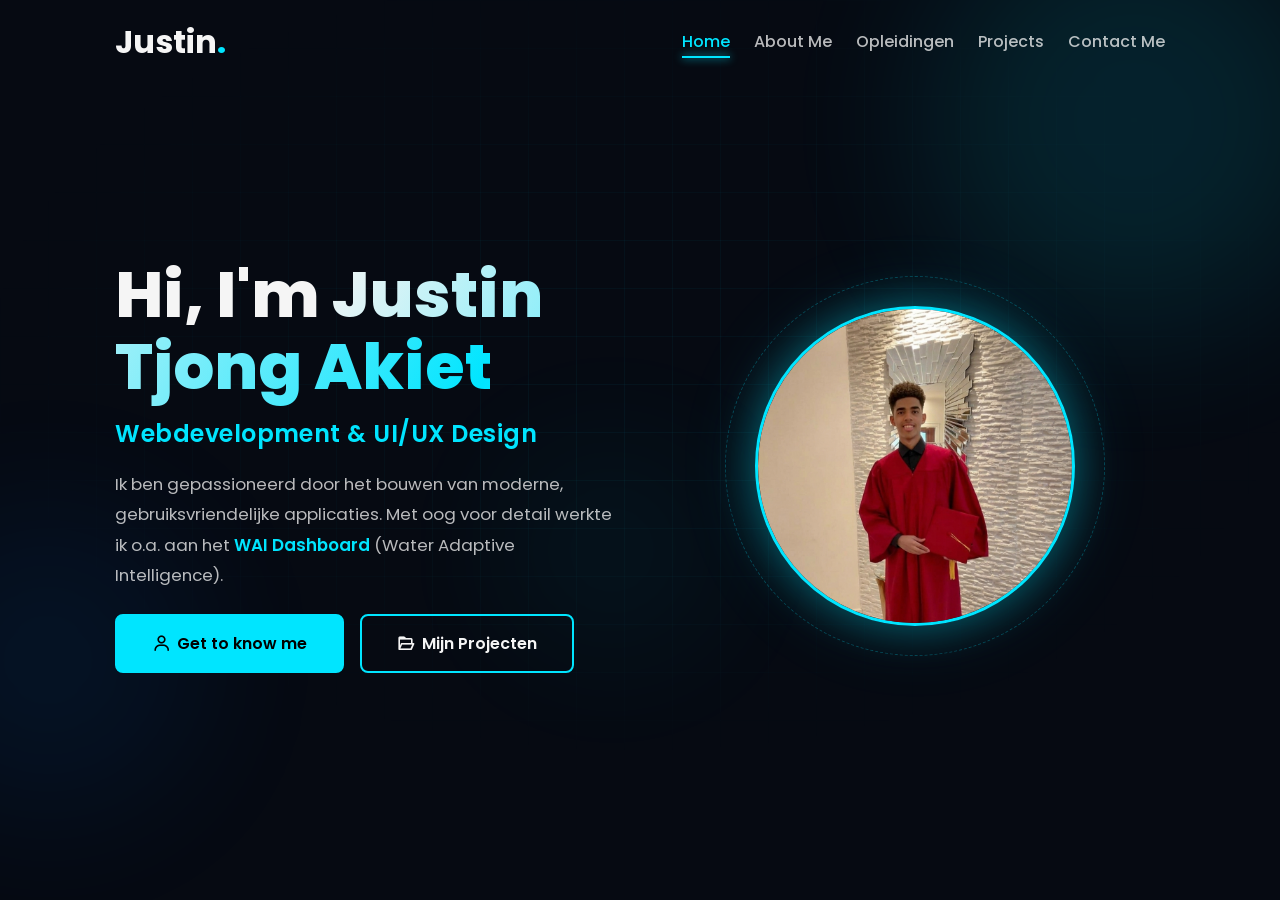
<file: index.html>
<!DOCTYPE html>
<html lang="nl">
<head>
    <meta charset="UTF-8">
    <meta name="viewport" content="width=device-width, initial-scale=1.0, viewport-fit=cover">
    <title>Justin Tjong Akiet | Portfolio</title>
    <link rel="stylesheet" href="css/main.css">
    <link href="https://unpkg.com/boxicons@2.1.4/css/boxicons.min.css" rel="stylesheet">
</head>
<body class="page-home">

    <div class="home-bg" aria-hidden="true">
        <div class="home-bg__grid"></div>
        <div class="home-bg__orb home-bg__orb--1"></div>
        <div class="home-bg__orb home-bg__orb--2"></div>
        <div class="home-bg__orb home-bg__orb--3"></div>
    </div>

    <header class="header">
        <a href="index.html" class="logo">Justin<span>.</span></a>
        <button class="nav-toggle" type="button" aria-label="Menu openen" aria-expanded="false">
            <i class="bx bx-menu"></i>
            <i class="bx bx-x"></i>
        </button>
        <nav class="navbar">
            <a href="index.html" class="active">Home</a>
            <a href="about.html">About Me</a>
            <a href="opleidingen.html">Opleidingen</a>
            <a href="work.html">Projects</a>
            <a href="contact.html">Contact Me</a>
        </nav>
    </header>

    <section class="home" id="home">
        <div class="home-content">
            <h1 class="hero-animate">
                Hi, I'm <span class="home-name">Justin Tjong Akiet</span>
            </h1>

            <p class="home-subtitle hero-animate">Webdevelopment & UI/UX Design</p>

            <p class="home-text hero-animate">
                Ik ben gepassioneerd door het bouwen van moderne, gebruiksvriendelijke applicaties.
                Met oog voor detail werkte ik o.a. aan het <strong>WAI Dashboard</strong> (Water Adaptive Intelligence).
            </p>

            <div class="btn-group hero-animate">
                <a href="about.html" class="btn btn-glow">
                    <i class="bx bx-user"></i> Get to know me
                </a>
                <a href="work.html" class="btn btn-outline">
                    <i class="bx bx-folder-open"></i> Mijn Projecten
                </a>
            </div>
        </div>

        <div class="home-visual hero-animate">
            <div class="home-visual__ring"></div>
            <div class="glowing-circle">
                <img src="img/my-portfolio-img-fotograd.png" alt="Justin Tjong Akiet">
            </div>
        </div>
    </section>

    <script src="js/script.js"></script>
</body>
</html>
</file>
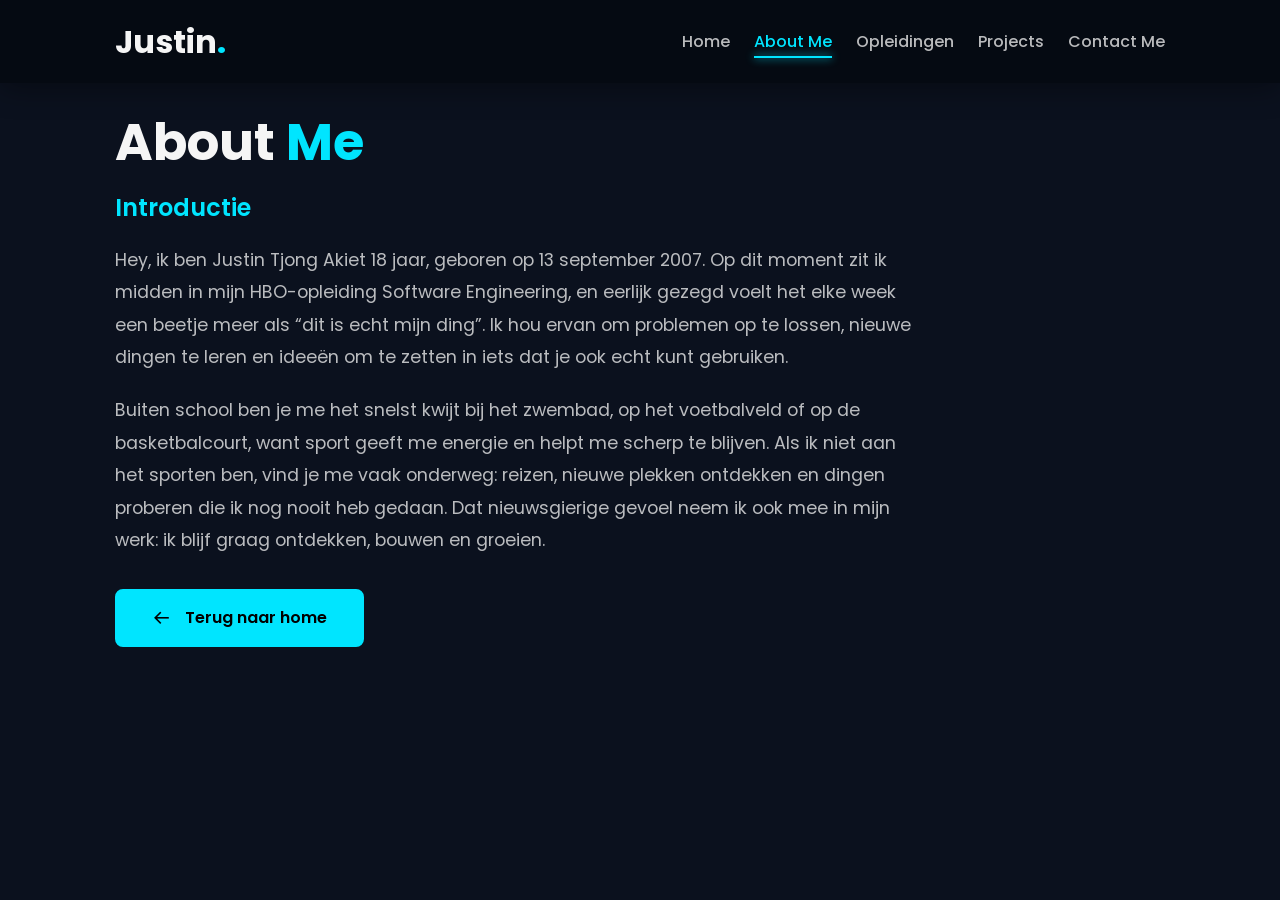
<file: about.html>
<!DOCTYPE html>
<html lang="nl">
<head>
    <meta charset="UTF-8">
    <meta name="viewport" content="width=device-width, initial-scale=1.0, viewport-fit=cover">
    <title>About Me | Justin Tjong Akiet</title>
    <link rel="stylesheet" href="css/main.css">
    <link href="https://unpkg.com/boxicons@2.1.4/css/boxicons.min.css" rel="stylesheet">
</head>
<body class="page-about">

    <header class="header header--solid">
        <a href="index.html" class="logo">Justin<span>.</span></a>
        <button class="nav-toggle" type="button" aria-label="Menu openen" aria-expanded="false">
            <i class="bx bx-menu"></i>
            <i class="bx bx-x"></i>
        </button>
        <nav class="navbar">
            <a href="index.html">Home</a>
            <a href="about.html" class="active">About Me</a>
            <a href="opleidingen.html">Opleidingen</a>
            <a href="work.html">Projects</a>
            <a href="contact.html">Contact Me</a>
        </nav>
    </header>

    <main class="page-main about-page">
        <div class="about-content">
            <h1 class="heading">About <span>Me</span></h1>

            <div class="intro-container">
                <h3>Introductie</h3>
                <p>
                    Hey, ik ben Justin Tjong Akiet 18 jaar, geboren op 13 september 2007. Op dit moment zit ik midden in mijn HBO-opleiding Software Engineering, en eerlijk gezegd voelt het elke week een beetje meer als “dit is echt mijn ding”. Ik hou ervan om problemen op te lossen, nieuwe dingen te leren en ideeën om te zetten in iets dat je ook echt kunt gebruiken.
                </p>
                <p>
                    Buiten school ben je me het snelst kwijt bij het zwembad, op het voetbalveld of op de basketbalcourt, want sport geeft me energie en helpt me scherp te blijven. Als ik niet aan het sporten ben, vind je me vaak onderweg: reizen, nieuwe plekken ontdekken en dingen proberen die ik nog nooit heb gedaan. Dat nieuwsgierige gevoel neem ik ook mee in mijn werk: ik blijf graag ontdekken, bouwen en groeien.
                </p>
            </div>

            <a href="index.html" class="btn btn-back">
                <i class="bx bx-arrow-back"></i> Terug naar home
            </a>
        </div>
    </main>

    <script src="js/script.js"></script>
</body>
</html>
</file>
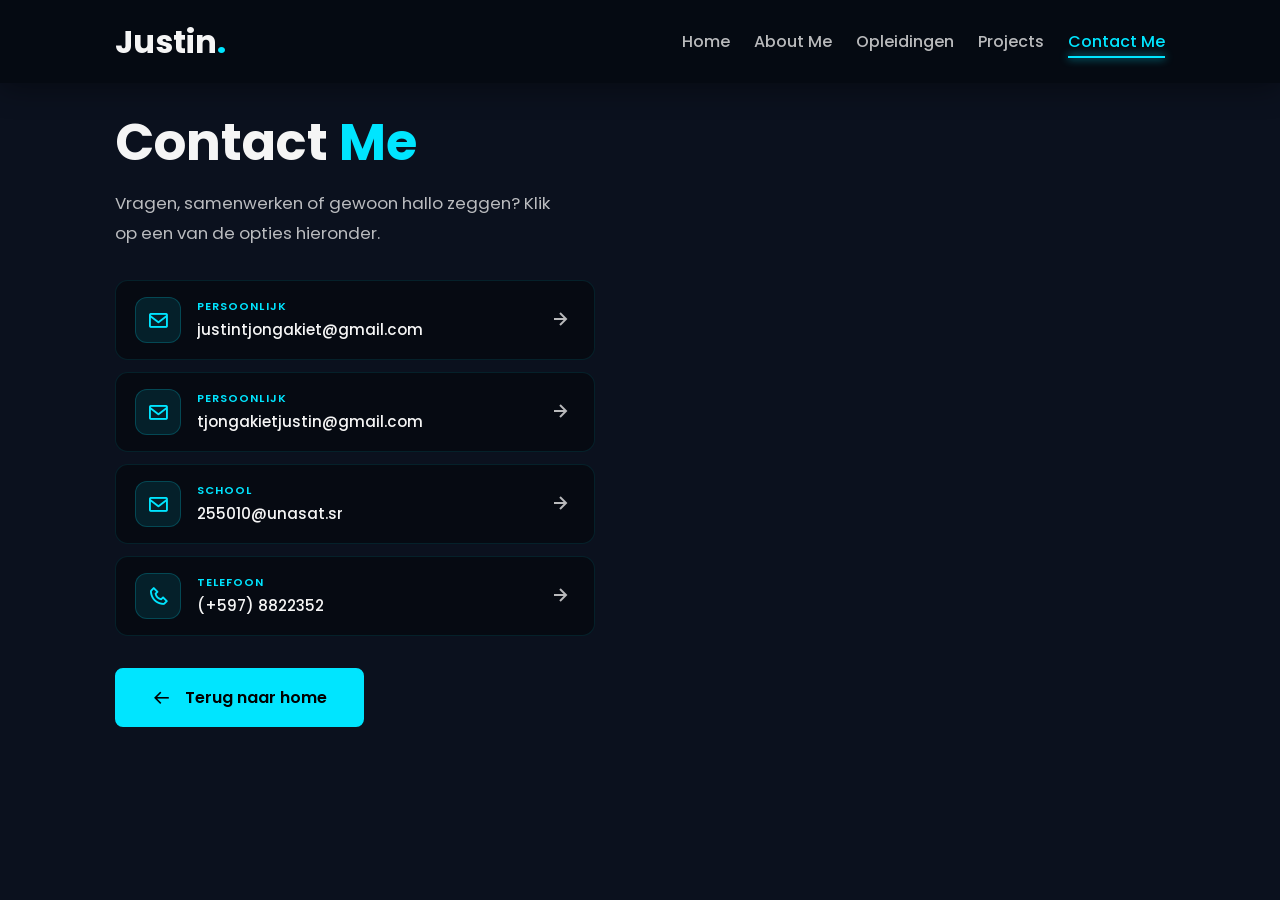
<file: contact.html>
<!DOCTYPE html>
<html lang="nl">
<head>
    <meta charset="UTF-8">
    <meta name="viewport" content="width=device-width, initial-scale=1.0, viewport-fit=cover">
    <title>Contact Me | Justin Tjong Akiet</title>
    <link rel="stylesheet" href="css/main.css">
    <link rel="stylesheet" href="css/contact.css">
    <link href="https://unpkg.com/boxicons@2.1.4/css/boxicons.min.css" rel="stylesheet">
</head>
<body class="page-contact">

    <header class="header header--solid">
        <a href="index.html" class="logo">Justin<span>.</span></a>
        <button class="nav-toggle" type="button" aria-label="Menu openen" aria-expanded="false">
            <i class="bx bx-menu"></i>
            <i class="bx bx-x"></i>
        </button>
        <nav class="navbar">
            <a href="index.html">Home</a>
            <a href="about.html">About Me</a>
            <a href="opleidingen.html">Opleidingen</a>
            <a href="work.html">Projects</a>
            <a href="contact.html" class="active">Contact Me</a>
        </nav>
    </header>

    <main class="page-main contact-page">
        <div class="contact-inner">
            <h1 class="heading">Contact <span>Me</span></h1>
            <p class="contact-lead">
                Vragen, samenwerken of gewoon hallo zeggen? Klik op een van de opties hieronder.
            </p>

            <div class="contact-grid">
                <a href="mailto:justintjongakiet@gmail.com" class="contact-card">
                    <div class="contact-card__icon">
                        <i class="bx bx-envelope"></i>
                    </div>
                    <div class="contact-card__body">
                        <span class="contact-card__label">Persoonlijk</span>
                        <span class="contact-card__value">justintjongakiet@gmail.com</span>
                    </div>
                    <span class="contact-card__arrow" aria-hidden="true"><i class="bx bx-right-arrow-alt"></i></span>
                </a>

                <a href="mailto:tjongakietjustin@gmail.com" class="contact-card">
                    <div class="contact-card__icon">
                        <i class="bx bx-envelope"></i>
                    </div>
                    <div class="contact-card__body">
                        <span class="contact-card__label">Persoonlijk</span>
                        <span class="contact-card__value">tjongakietjustin@gmail.com</span>
                    </div>
                    <span class="contact-card__arrow" aria-hidden="true"><i class="bx bx-right-arrow-alt"></i></span>
                </a>

                <a href="mailto:255010@unasat.sr" class="contact-card">
                    <div class="contact-card__icon">
                        <i class="bx bx-envelope"></i>
                    </div>
                    <div class="contact-card__body">
                        <span class="contact-card__label">School</span>
                        <span class="contact-card__value">255010@unasat.sr</span>
                    </div>
                    <span class="contact-card__arrow" aria-hidden="true"><i class="bx bx-right-arrow-alt"></i></span>
                </a>

                <a href="tel:+5978822352" class="contact-card">
                    <div class="contact-card__icon">
                        <i class="bx bx-phone"></i>
                    </div>
                    <div class="contact-card__body">
                        <span class="contact-card__label">Telefoon</span>
                        <span class="contact-card__value">(+597) 8822352</span>
                    </div>
                    <span class="contact-card__arrow" aria-hidden="true"><i class="bx bx-right-arrow-alt"></i></span>
                </a>
            </div>

            <a href="index.html" class="btn btn-back">
                <i class="bx bx-arrow-back"></i> Terug naar home
            </a>
        </div>
    </main>

    <script src="js/script.js"></script>
</body>
</html>
</file>
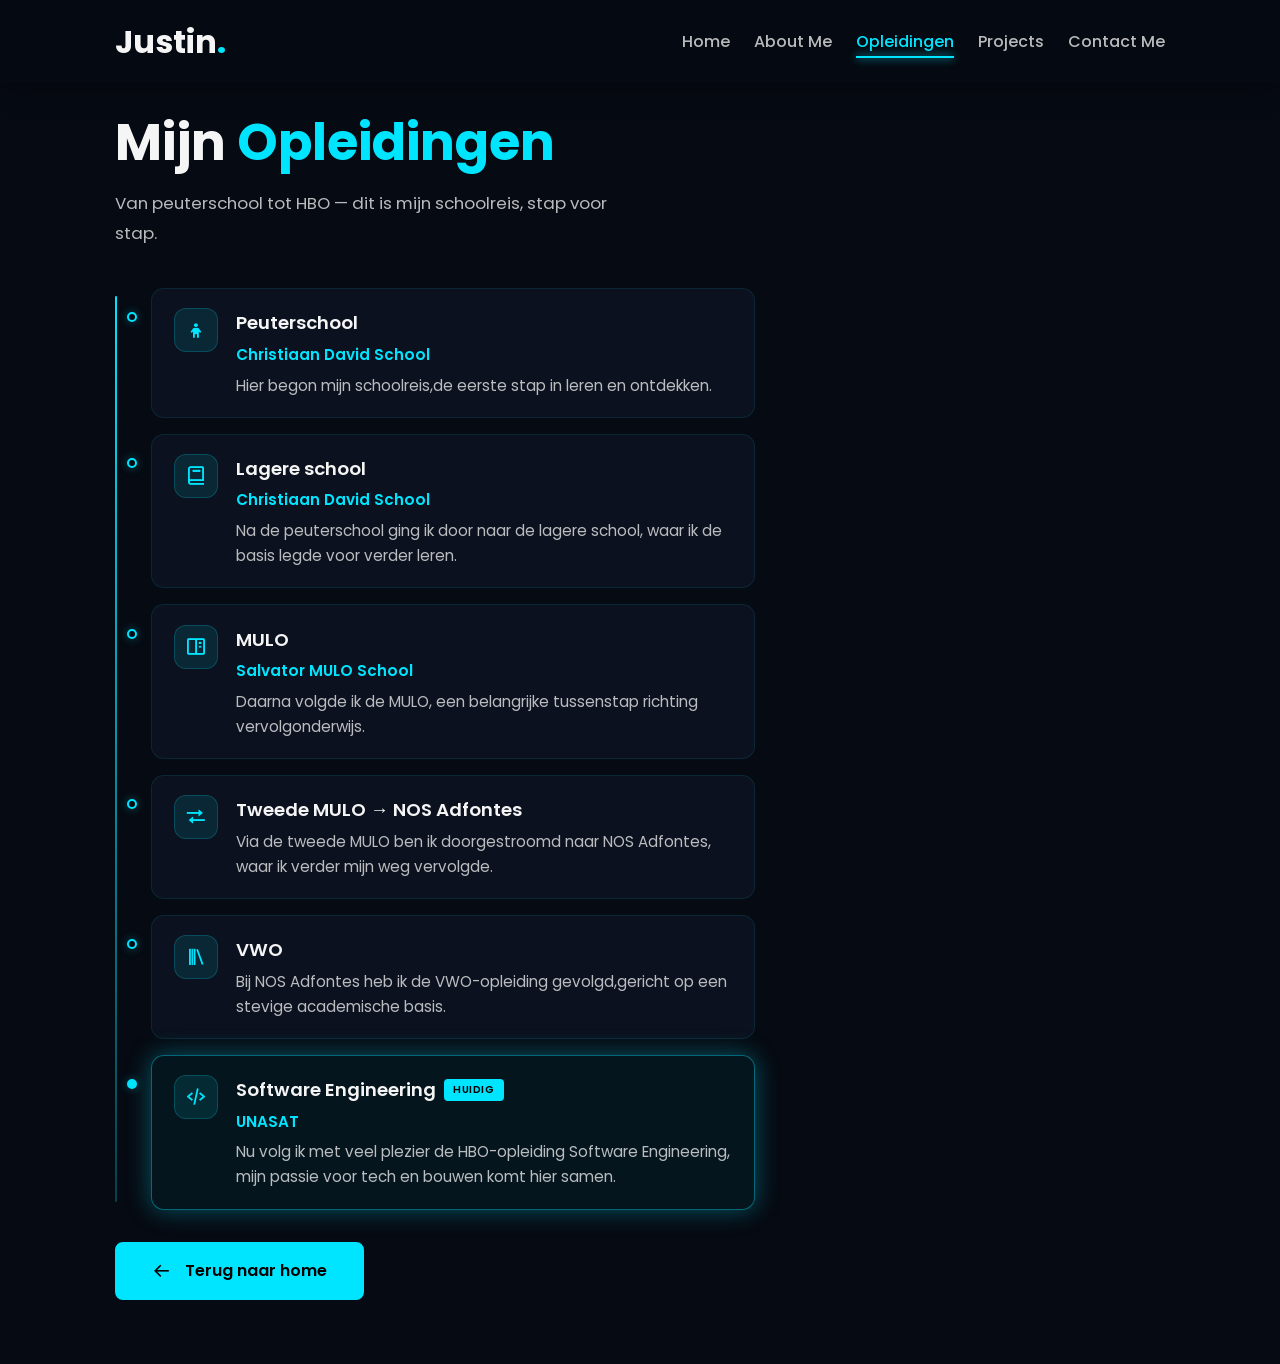
<file: opleidingen.html>
<!DOCTYPE html>
<html lang="nl">
<head>
    <meta charset="UTF-8">
    <meta name="viewport" content="width=device-width, initial-scale=1.0, viewport-fit=cover">
    <title>Opleidingen | Justin Tjong Akiet</title>
    <link rel="stylesheet" href="css/main.css">
    <link href="https://unpkg.com/boxicons@2.1.4/css/boxicons.min.css" rel="stylesheet">
</head>
<body class="page-education">

    <header class="header header--solid">
        <a href="index.html" class="logo">Justin<span>.</span></a>
        <button class="nav-toggle" type="button" aria-label="Menu openen" aria-expanded="false">
            <i class="bx bx-menu"></i>
            <i class="bx bx-x"></i>
        </button>
        <nav class="navbar">
            <a href="index.html">Home</a>
            <a href="about.html">About Me</a>
            <a href="opleidingen.html" class="active">Opleidingen</a>
            <a href="work.html">Projects</a>
            <a href="contact.html">Contact Me</a>
        </nav>
    </header>

    <main class="page-main education-page">
        <div class="education-content">
            <h1 class="heading">Mijn <span>Opleidingen</span></h1>
            <p class="education-lead">
                Van peuterschool tot HBO — dit is mijn schoolreis, stap voor stap.
            </p>

            <div class="education-timeline">
                <article class="edu-card">
                    <span class="edu-card__icon"><i class="bx bx-child"></i></span>
                    <div class="edu-card__body">
                        <h3>Peuterschool</h3>
                        <p class="edu-school">Christiaan David School</p>
                        <p>Hier begon mijn schoolreis,de eerste stap in leren en ontdekken.</p>
                    </div>
                </article>

                <article class="edu-card">
                    <span class="edu-card__icon"><i class="bx bx-book"></i></span>
                    <div class="edu-card__body">
                        <h3>Lagere school</h3>
                        <p class="edu-school">Christiaan David School</p>
                        <p>Na de peuterschool ging ik door naar de lagere school, waar ik de basis legde voor verder leren.</p>
                    </div>
                </article>

                <article class="edu-card">
                    <span class="edu-card__icon"><i class="bx bx-book-content"></i></span>
                    <div class="edu-card__body">
                        <h3>MULO</h3>
                        <p class="edu-school">Salvator MULO School</p>
                        <p>Daarna volgde ik de MULO,  een belangrijke tussenstap richting vervolgonderwijs.</p>
                    </div>
                </article>

                <article class="edu-card">
                    <span class="edu-card__icon"><i class="bx bx-transfer"></i></span>
                    <div class="edu-card__body">
                        <h3>Tweede MULO → NOS Adfontes</h3>
                        <p>Via de tweede MULO ben ik doorgestroomd naar NOS Adfontes, waar ik verder mijn weg vervolgde.</p>
                    </div>
                </article>

                <article class="edu-card">
                    <span class="edu-card__icon"><i class="bx bx-library"></i></span>
                    <div class="edu-card__body">
                        <h3>VWO</h3>
                        <p>Bij NOS Adfontes heb ik de VWO-opleiding gevolgd,gericht op een stevige academische basis.</p>
                    </div>
                </article>

                <article class="edu-card edu-card--current">
                    <span class="edu-card__icon"><i class="bx bx-code-alt"></i></span>
                    <div class="edu-card__body">
                        <h3>Software Engineering <span class="edu-badge">Huidig</span></h3>
                        <p class="edu-school">UNASAT</p>
                        <p>Nu volg ik met veel plezier de HBO-opleiding Software Engineering, mijn passie voor tech en bouwen komt hier samen.</p>
                    </div>
                </article>
            </div>

            <a href="index.html" class="btn btn-back">
                <i class="bx bx-arrow-back"></i> Terug naar home
            </a>
        </div>
    </main>

    <script src="js/script.js"></script>
</body>
</html>
</file>
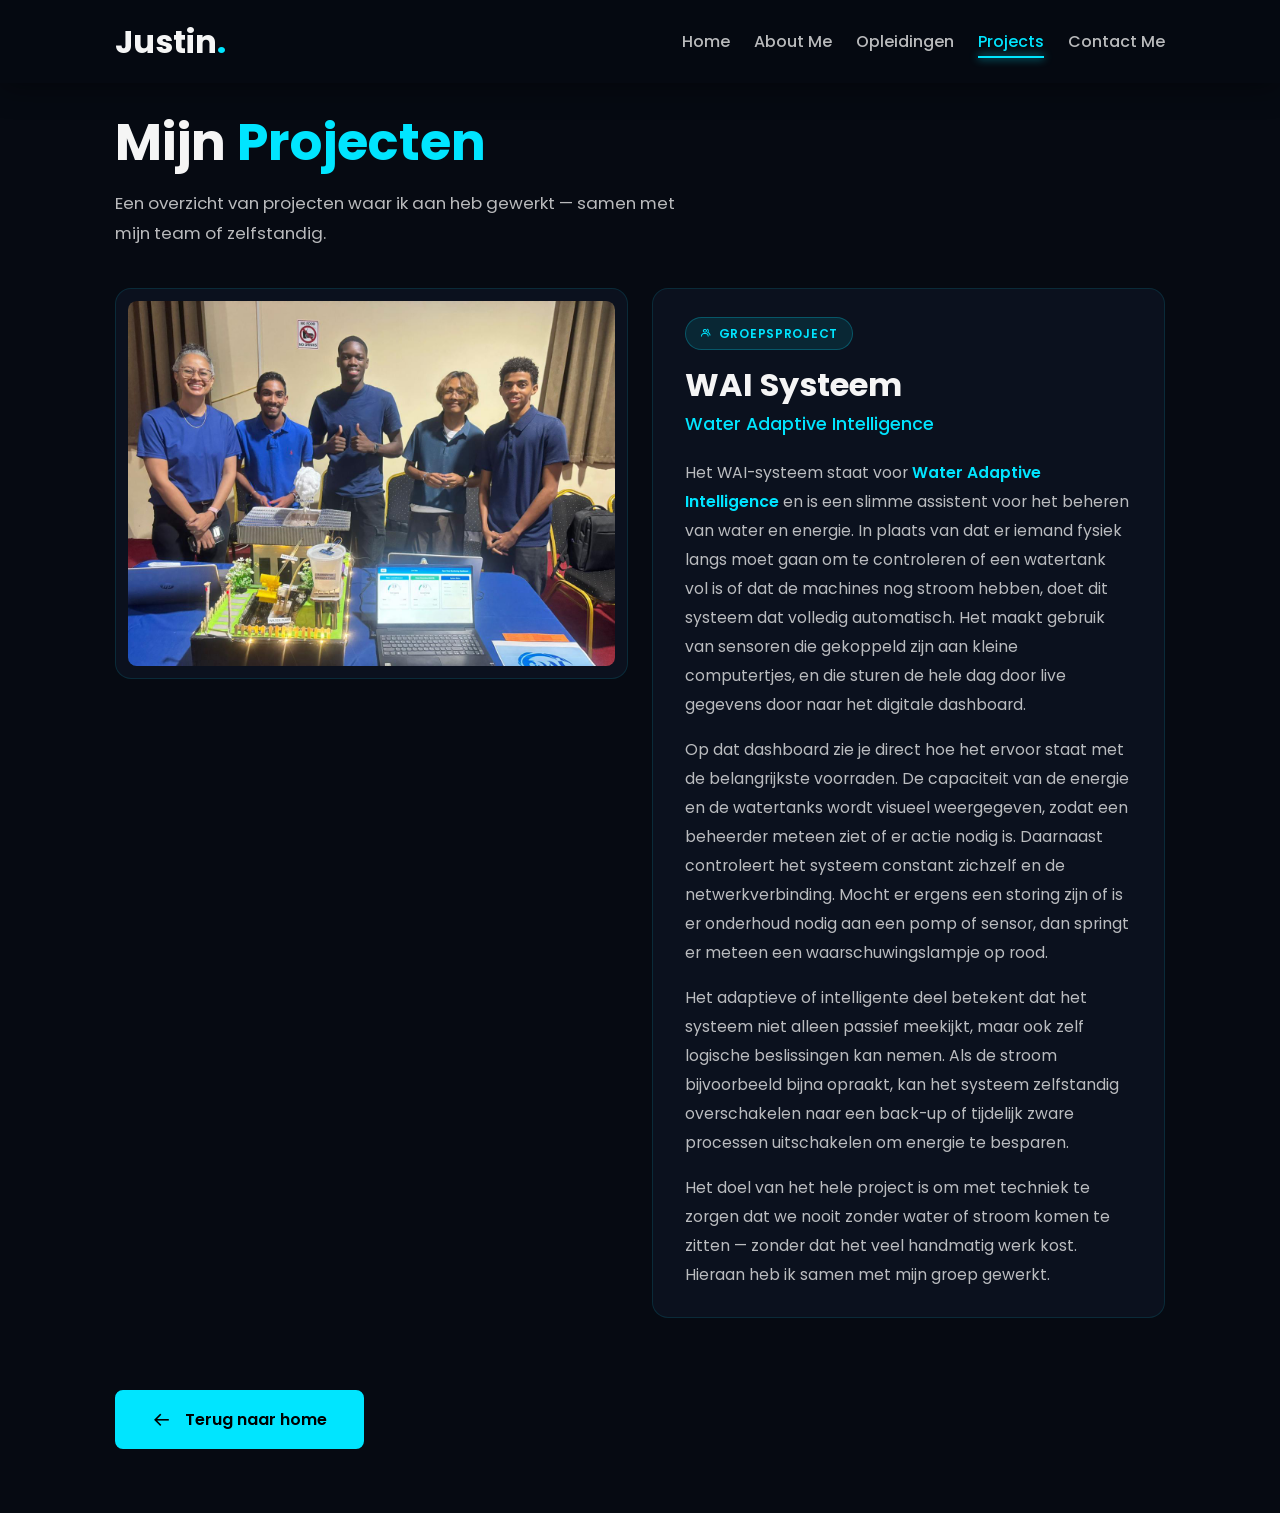
<file: work.html>
<!DOCTYPE html>
<html lang="nl">
<head>
    <meta charset="UTF-8">
    <meta name="viewport" content="width=device-width, initial-scale=1.0, viewport-fit=cover">
    <title>Mijn Projecten | Justin Tjong Akiet</title>
    <link rel="stylesheet" href="css/main.css">
    <link rel="stylesheet" href="css/work.css">
    <link href="https://unpkg.com/boxicons@2.1.4/css/boxicons.min.css" rel="stylesheet">
</head>
<body class="page-projects">

    <header class="header header--solid">
        <a href="index.html" class="logo">Justin<span>.</span></a>
        <button class="nav-toggle" type="button" aria-label="Menu openen" aria-expanded="false">
            <i class="bx bx-menu"></i>
            <i class="bx bx-x"></i>
        </button>
        <nav class="navbar">
            <a href="index.html">Home</a>
            <a href="about.html">About Me</a>
            <a href="opleidingen.html">Opleidingen</a>
            <a href="work.html" class="active">Projects</a>
            <a href="contact.html">Contact Me</a>
        </nav>
    </header>

    <main class="page-main projects-page">
        <div class="projects-content">
            <h1 class="heading">Mijn <span>Projecten</span></h1>
            <p class="projects-lead">
                Een overzicht van projecten waar ik aan heb gewerkt — samen met mijn team of zelfstandig.
            </p>

            <div class="project-layout">
                <div class="project-box project-box--image">
                    <img src="img/my-portfolio-img-project.jpeg" alt="WAI Dashboard — Water Adaptive Intelligence">
                </div>

                <div class="project-box project-box--text">
                    <span class="project-tag"><i class="bx bx-group"></i> Groepsproject</span>
                    <h2 class="project-title">WAI Systeem</h2>
                    <p class="project-subtitle">Water Adaptive Intelligence</p>

                    <div class="project-text">
                        <p>
                            Het WAI-systeem staat voor <strong>Water Adaptive Intelligence</strong> en is een slimme assistent voor het beheren van water en energie. In plaats van dat er iemand fysiek langs moet gaan om te controleren of een watertank vol is of dat de machines nog stroom hebben, doet dit systeem dat volledig automatisch. Het maakt gebruik van sensoren die gekoppeld zijn aan kleine computertjes, en die sturen de hele dag door live gegevens door naar het digitale dashboard.
                        </p>
                        <p>
                            Op dat dashboard zie je direct hoe het ervoor staat met de belangrijkste voorraden. De capaciteit van de energie en de watertanks wordt visueel weergegeven, zodat een beheerder meteen ziet of er actie nodig is. Daarnaast controleert het systeem constant zichzelf en de netwerkverbinding. Mocht er ergens een storing zijn of is er onderhoud nodig aan een pomp of sensor, dan springt er meteen een waarschuwingslampje op rood.
                        </p>
                        <p>
                            Het adaptieve of intelligente deel betekent dat het systeem niet alleen passief meekijkt, maar ook zelf logische beslissingen kan nemen. Als de stroom bijvoorbeeld bijna opraakt, kan het systeem zelfstandig overschakelen naar een back-up of tijdelijk zware processen uitschakelen om energie te besparen.
                        </p>
                        <p>
                            Het doel van het hele project is om met techniek te zorgen dat we nooit zonder water of stroom komen te zitten — zonder dat het veel handmatig werk kost. Hieraan heb ik samen met mijn groep gewerkt.
                        </p>
                    </div>
                </div>
            </div>

            <a href="index.html" class="btn btn-back">
                <i class="bx bx-arrow-back"></i> Terug naar home
            </a>
        </div>
    </main>

    <script src="js/script.js"></script>
</body>
</html>
</file>
<file: css/main.css>
﻿/* ==========================================================================
   Variables & base
   ========================================================================== */

@import url('https://fonts.googleapis.com/css2?family=Poppins:wght@300;400;500;600;700;800&display=swap');

html {
    scroll-behavior: smooth;
    scroll-padding-top: var(--header-h, 5rem);
}

html.vp-mobile {
    font-size: 15px;
}

html.vp-tablet {
    font-size: 15.5px;
}

html.vp-laptop,
html.vp-desktop,
html.vp-wide {
    font-size: 16px;
}

*,
*::before,
*::after {
    margin: 0;
    padding: 0;
    box-sizing: border-box;
}

:root {
    --bg: #060a12;
    --bg-alt: #0b111e;
    --text: #f5f5f5;
    --text-muted: rgba(245, 245, 245, 0.75);
    --accent: #00e5ff;
    --accent-glow: rgba(0, 229, 255, 0.35);
    --radius: 0.5rem;
    --radius-lg: 0.8rem;
    --header-h: 5rem;
    --page-pad-x: 9%;
    --fluid-scale: 1;
    --content-max: min(1100px, 100%);
    --ease: cubic-bezier(0.4, 0, 0.2, 1);
    --section-pad: 10rem var(--page-pad-x) 4rem;
}

body {
    font-family: 'Poppins', sans-serif;
    background: var(--bg);
    color: var(--text);
    overflow-x: hidden;
    line-height: 1.6;
    min-height: calc(var(--vh, 1vh) * 100);
}

body.has-overflow {
    overflow-x: hidden;
}

body.nav-open {
    overflow: hidden;
}

a {
    text-decoration: none;
    color: inherit;
}

img {
    max-width: 100%;
    display: block;
}

/* ==========================================================================
   Header
   ========================================================================== */

.header {
    position: fixed;
    top: 0;
    left: 0;
    width: 100%;
    padding: calc(1rem * var(--fluid-scale)) var(--page-pad-x);
    padding-top: max(calc(1rem * var(--fluid-scale)), env(safe-area-inset-top, 0px));
    padding-left: max(var(--page-pad-x), env(safe-area-inset-left, 0px));
    padding-right: max(var(--page-pad-x), env(safe-area-inset-right, 0px));
    display: flex;
    justify-content: space-between;
    align-items: center;
    gap: 1rem;
    z-index: 100;
    background: transparent;
}

.nav-toggle {
    display: none;
    align-items: center;
    justify-content: center;
    width: 44px;
    height: 44px;
    padding: 0;
    border: 1px solid rgba(0, 229, 255, 0.3);
    border-radius: var(--radius);
    background: rgba(0, 229, 255, 0.08);
    color: var(--accent);
    font-size: 1.6rem;
    cursor: pointer;
    z-index: 110;
    transition:
        background 0.3s var(--ease),
        border-color 0.3s var(--ease);
}

.nav-toggle:hover {
    background: rgba(0, 229, 255, 0.15);
    border-color: var(--accent);
}

.nav-toggle .bx-x {
    display: none;
}

body.nav-open .nav-toggle .bx-menu {
    display: none;
}

body.nav-open .nav-toggle .bx-x {
    display: block;
}

@supports (animation-timeline: scroll()) {
    .header {
        animation: header-scroll linear both;
        animation-timeline: scroll();
        animation-range: 0 120px;
    }
}

.logo {
    font-size: clamp(1.4rem, 3vw, 2rem);
    font-weight: 700;
    transition: transform 0.3s var(--ease);
    flex-shrink: 0;
}

.logo:hover {
    transform: scale(1.05);
}

.logo span {
    color: var(--accent);
}

.navbar {
    display: flex;
    align-items: center;
    flex-wrap: wrap;
    gap: 0.25rem 1.5rem;
}

.navbar a {
    position: relative;
    font-size: clamp(0.8rem, 1.5vw, 1rem);
    font-weight: 500;
    margin-left: 0;
    color: var(--text-muted);
    white-space: nowrap;
    transition: color 0.3s var(--ease);
}

.navbar a::after {
    content: '';
    position: absolute;
    left: 0;
    bottom: -4px;
    width: 0;
    height: 2px;
    background: var(--accent);
    box-shadow: 0 0 8px var(--accent);
    transition: width 0.3s var(--ease);
}

.navbar a:hover {
    color: var(--accent);
}

.navbar a:hover::after {
    width: 100%;
}

.navbar a.active {
    color: var(--accent);
}

.navbar a.active::after {
    width: 100%;
}

/* Subpagina's: vaste header */
.header--solid {
    background: rgba(6, 10, 18, 0.92);
    backdrop-filter: blur(12px);
    box-shadow: 0 4px 30px rgba(0, 0, 0, 0.4);
    padding: 1rem var(--page-pad-x);
}

body:not(.page-home) .header {
    animation: none;
}

.page-main {
    min-height: calc(var(--vh, 1vh) * 100);
    min-height: 100dvh;
    padding: calc(var(--header-h) + 2rem) var(--page-pad-x) 4rem;
    width: 100%;
    max-width: 100%;
    display: flex;
    flex-direction: column;
    justify-content: flex-start;
    align-items: flex-start;
}

/* ==========================================================================
   Shared components
   ========================================================================== */

.heading {
    font-size: clamp(2.2rem, 4vw, 3.5rem);
    font-weight: 700;
    margin-bottom: 2rem;
    line-height: 1.2;
}

.heading span {
    color: var(--accent);
}

section {
    min-height: calc(var(--vh, 1vh) * 100);
    min-height: 100dvh;
    padding: var(--section-pad);
    display: flex;
    flex-direction: column;
    justify-content: center;
}

.btn {
    display: inline-flex;
    align-items: center;
    justify-content: center;
    padding: 0.9rem 2.2rem;
    background: var(--accent);
    border: 2px solid var(--accent);
    border-radius: var(--radius);
    font-size: 1rem;
    font-weight: 600;
    color: #000;
    transition:
        transform 0.3s var(--ease),
        box-shadow 0.3s var(--ease),
        background 0.3s var(--ease),
        color 0.3s var(--ease);
}

.btn:hover {
    transform: translateY(-3px);
    box-shadow: 0 8px 25px var(--accent-glow);
}

.btn-outline {
    background: transparent;
    color: var(--text);
}

.btn-outline:hover {
    background: var(--accent);
    color: #000;
}

.btn-back {
    display: inline-flex;
    align-items: center;
    gap: 0.5rem;
    margin-top: 0.5rem;
}

.btn-back i {
    font-size: 1.25rem;
    transition: transform 0.3s var(--ease);
}

.btn-back:hover i {
    transform: translateX(-4px);
}

.page-main .btn-back {
    margin-top: 2rem;
}

/* ==========================================================================
   Home
   ========================================================================== */

.page-home {
    background: var(--bg);
}

.home-bg {
    position: fixed;
    inset: 0;
    z-index: 0;
    pointer-events: none;
    overflow: hidden;
}

.home-bg__grid {
    position: absolute;
    inset: 0;
    background-image:
        linear-gradient(rgba(0, 229, 255, 0.04) 1px, transparent 1px),
        linear-gradient(90deg, rgba(0, 229, 255, 0.04) 1px, transparent 1px);
    background-size: 48px 48px;
    mask-image: radial-gradient(ellipse 70% 60% at 50% 40%, black 20%, transparent 75%);
}

.home-bg__orb {
    position: absolute;
    border-radius: 50%;
    filter: blur(80px);
    opacity: 0.45;
}

.home-bg__orb--1 {
    width: 420px;
    height: 420px;
    top: -10%;
    right: -5%;
    background: rgba(0, 229, 255, 0.25);
    animation: orbFloat1 12s ease-in-out infinite;
}

.home-bg__orb--2 {
    width: 300px;
    height: 300px;
    bottom: 10%;
    left: -8%;
    background: rgba(0, 120, 255, 0.2);
    animation: orbFloat2 14s ease-in-out infinite;
}

.home-bg__orb--3 {
    width: 200px;
    height: 200px;
    top: 50%;
    left: 40%;
    background: rgba(0, 229, 255, 0.15);
    animation: orbFloat3 10s ease-in-out infinite;
}

.home {
    min-height: calc(var(--vh, 1vh) * 100);
    min-height: 100dvh;
    padding: calc(var(--header-h) + 2rem) var(--page-pad-x) 5rem;
    display: grid;
    grid-template-columns: repeat(auto-fit, minmax(min(100%, 320px), 1fr));
    align-items: center;
    gap: clamp(1.5rem, 4vw, 4rem);
    position: relative;
    z-index: 1;
    width: 100%;
    max-width: 1400px;
    margin: 0 auto;
}

.home-content {
    max-width: 580px;
}

.home-content h1 {
    font-size: clamp(2.4rem, 5.5vw, 4rem);
    font-weight: 800;
    line-height: 1.12;
    margin-bottom: 0.75rem;
}

.home-name {
    display: inline;
    background: linear-gradient(120deg, var(--text) 0%, var(--accent) 50%, var(--text) 100%);
    background-size: 200% auto;
    -webkit-background-clip: text;
    background-clip: text;
    -webkit-text-fill-color: transparent;
    animation: gradientShift 4s ease-in-out infinite;
}

.home-subtitle {
    font-size: clamp(1.1rem, 2.5vw, 1.5rem);
    font-weight: 600;
    color: var(--accent);
    margin-bottom: 1rem;
    letter-spacing: 0.02em;
}

.home-text {
    font-size: 1.05rem;
    color: var(--text-muted);
    line-height: 1.8;
    margin-bottom: 1.5rem;
    max-width: 520px;
}

.home-text strong {
    color: var(--accent);
    font-weight: 600;
}

.btn-group {
    display: flex;
    flex-wrap: wrap;
    gap: 1rem;
}

.btn i {
    font-size: 1.2rem;
    margin-right: 0.35rem;
}

.btn-glow {
    position: relative;
    overflow: hidden;
}

.btn-glow::before {
    content: '';
    position: absolute;
    top: 0;
    left: -100%;
    width: 100%;
    height: 100%;
    background: linear-gradient(90deg, transparent, rgba(255, 255, 255, 0.35), transparent);
    transition: left 0.5s var(--ease);
}

.btn-glow:hover::before {
    left: 100%;
}

/* Hero load-in */
.hero-animate {
    opacity: 0;
    animation: fadeSlideRight 0.85s var(--ease) forwards;
}

.home-content .hero-animate:nth-child(1) { animation-delay: 0.05s; }
.home-content .hero-animate:nth-child(2) { animation-delay: 0.2s; }
.home-content .hero-animate:nth-child(3) { animation-delay: 0.35s; }
.home-content .hero-animate:nth-child(4) { animation-delay: 0.5s; }

.home-visual.hero-animate {
    animation-name: fadeSlideLeft;
    animation-delay: 0.3s;
}

/* Foto & decoratie */
.home-visual {
    position: relative;
    display: flex;
    justify-content: center;
    align-items: center;
    min-height: 380px;
}

.home-visual__ring {
    position: absolute;
    width: min(380px, 85vw);
    height: min(380px, 85vw);
    border-radius: 50%;
    border: 1px dashed rgba(0, 229, 255, 0.25);
    animation: spinSlow 20s linear infinite;
}

.glowing-circle {
    position: relative;
    width: min(320px, 75vw);
    height: min(320px, 75vw);
    border-radius: 50%;
    border: 3px solid var(--accent);
    box-shadow:
        0 0 40px var(--accent-glow),
        0 0 80px rgba(0, 229, 255, 0.15),
        inset 0 0 24px rgba(0, 229, 255, 0.06);
    overflow: hidden;
    animation: floatImage 5s ease-in-out infinite alternate;
    z-index: 2;
}

.glowing-circle::before {
    content: '';
    position: absolute;
    inset: -3px;
    border-radius: 50%;
    background: conic-gradient(from 0deg, transparent 0%, var(--accent) 25%, transparent 50%);
    opacity: 0.5;
    animation: rotateRing 6s linear infinite;
    z-index: -1;
}

.glowing-circle img {
    width: 100%;
    height: 100%;
    object-fit: cover;
    object-position: top center;
    transition: transform 0.5s var(--ease);
}

.glowing-circle:hover img {
    transform: scale(1.04);
}

/* ==========================================================================
   About
   ========================================================================== */

.about-page {
    background: var(--bg-alt);
}

.about-content {
    max-width: 800px;
    width: 100%;
}

.intro-container h3 {
    font-size: 1.5rem;
    color: var(--accent);
    margin-bottom: 1rem;
    font-weight: 600;
}

.intro-container p {
    font-size: 1.1rem;
    color: var(--text-muted);
    line-height: 1.85;
    margin-bottom: 1.25rem;
}

.intro-container p:last-child {
    margin-bottom: 0;
}

/* ==========================================================================
   Education
   ========================================================================== */

.education-page {
    background: var(--bg);
}

.education-content {
    width: 100%;
    max-width: 640px;
}

.education-content .heading,
.about-content .heading {
    text-align: left;
    margin-bottom: 1rem;
}

.education-lead {
    font-size: 1.05rem;
    color: var(--text-muted);
    line-height: 1.75;
    margin-bottom: 2.5rem;
    max-width: 500px;
}

.education-timeline {
    position: relative;
    display: flex;
    flex-direction: column;
    gap: 1rem;
    padding-left: 1.5rem;
}

.education-timeline::before {
    content: '';
    position: absolute;
    left: 0;
    top: 8px;
    bottom: 8px;
    width: 2px;
    background: linear-gradient(
        180deg,
        var(--accent) 0%,
        rgba(0, 229, 255, 0.25) 100%
    );
    border-radius: 2px;
}

.edu-card {
    position: relative;
    display: flex;
    align-items: flex-start;
    gap: 1.15rem;
    padding: 1.2rem 1.35rem;
    margin-left: 0.75rem;
    background: var(--bg-alt);
    border: 1px solid rgba(0, 229, 255, 0.1);
    border-radius: var(--radius-lg);
    transition:
        transform 0.35s var(--ease),
        border-color 0.35s var(--ease),
        box-shadow 0.35s var(--ease);
}

.edu-card::before {
    content: '';
    position: absolute;
    left: -1.58rem;
    top: 1.45rem;
    width: 10px;
    height: 10px;
    border-radius: 50%;
    background: var(--bg);
    border: 2px solid var(--accent);
    box-shadow: 0 0 10px var(--accent-glow);
    transition:
        transform 0.35s var(--ease),
        background 0.35s var(--ease);
}

.edu-card:hover {
    transform: translateX(8px);
    border-color: rgba(0, 229, 255, 0.35);
    box-shadow: 0 8px 24px rgba(0, 0, 0, 0.2);
}

.edu-card:hover::before {
    transform: scale(1.25);
    background: var(--accent);
}

.edu-card--current {
    border-color: rgba(0, 229, 255, 0.4);
    background: rgba(0, 229, 255, 0.05);
    box-shadow: 0 0 24px var(--accent-glow);
}

.edu-card--current::before {
    background: var(--accent);
    animation: eduPulse 2s ease-in-out infinite;
}

.edu-card__icon {
    display: flex;
    align-items: center;
    justify-content: center;
    width: 44px;
    height: 44px;
    flex-shrink: 0;
    border-radius: 12px;
    background: rgba(0, 229, 255, 0.1);
    border: 1px solid rgba(0, 229, 255, 0.2);
    transition: transform 0.35s var(--ease);
}

.edu-card__icon i {
    font-size: 1.35rem;
    color: var(--accent);
}

.edu-card:hover .edu-card__icon {
    transform: scale(1.08);
}

.edu-card__body h3 {
    font-size: 1.15rem;
    font-weight: 600;
    margin-bottom: 0.25rem;
    display: flex;
    flex-wrap: wrap;
    align-items: center;
    gap: 0.5rem;
}

.edu-card__body p {
    font-size: 0.95rem;
    color: var(--text-muted);
    line-height: 1.65;
    margin-bottom: 0.5rem;
}

.edu-card__body p.edu-school {
    font-weight: 600;
    color: var(--accent);
    margin-bottom: 0.35rem;
}

.edu-card__body p:last-child {
    margin-bottom: 0;
}

.edu-badge {
    display: inline-block;
    padding: 0.15rem 0.55rem;
    font-size: 0.65rem;
    font-weight: 600;
    text-transform: uppercase;
    letter-spacing: 0.06em;
    color: #000;
    background: var(--accent);
    border-radius: 4px;
}

@keyframes eduPulse {
    0%, 100% { box-shadow: 0 0 8px var(--accent-glow); }
    50% { box-shadow: 0 0 18px var(--accent-glow); }
}


/* ==========================================================================
   Keyframes
   ========================================================================== */

@keyframes fadeSlideRight {
    from {
        opacity: 0;
        transform: translateX(-40px);
    }
    to {
        opacity: 1;
        transform: translateX(0);
    }
}

@keyframes fadeSlideLeft {
    from {
        opacity: 0;
        transform: translateX(40px);
    }
    to {
        opacity: 1;
        transform: translateX(0);
    }
}

@keyframes floatImage {
    from {
        transform: translateY(0);
        box-shadow: 0 0 25px var(--accent-glow);
    }
    to {
        transform: translateY(-12px);
        box-shadow: 0 0 45px var(--accent-glow);
    }
}

@keyframes pulseBg {
    from { opacity: 0.4; transform: scale(1); }
    to { opacity: 0.7; transform: scale(1.1); }
}

@keyframes rotateRing {
    to { transform: rotate(360deg); }
}

@keyframes gradientShift {
    0%, 100% { background-position: 0% center; }
    50% { background-position: 100% center; }
}

@keyframes orbFloat1 {
    0%, 100% { transform: translate(0, 0); }
    50% { transform: translate(-30px, 40px); }
}

@keyframes orbFloat2 {
    0%, 100% { transform: translate(0, 0); }
    50% { transform: translate(40px, -30px); }
}

@keyframes orbFloat3 {
    0%, 100% { transform: translate(0, 0) scale(1); }
    50% { transform: translate(20px, 20px) scale(1.1); }
}

@keyframes spinSlow {
    to { transform: rotate(360deg); }
}

@keyframes header-scroll {
    to {
        padding: 1rem var(--page-pad-x);
        background: rgba(6, 10, 18, 0.92);
        backdrop-filter: blur(12px);
        box-shadow: 0 4px 30px rgba(0, 0, 0, 0.4);
    }
}

@keyframes shimmer {
    0%, 100% { opacity: 1; }
    50% { opacity: 0.6; }
}

/* ==========================================================================
   Responsive (CSS + script.js viewport classes)
   ========================================================================== */

@media (max-width: 1024px) {
    .home {
        text-align: center;
    }

    .home-content {
        max-width: 100%;
        display: flex;
        flex-direction: column;
        align-items: center;
    }

    .home-text {
        margin-left: auto;
        margin-right: auto;
    }

    .btn-group {
        justify-content: center;
    }

    .home-visual {
        order: -1;
        min-height: 280px;
    }

    .glowing-circle {
        width: min(280px, 70vw);
        height: min(280px, 70vw);
    }

    .home-visual__ring {
        width: min(320px, 78vw);
        height: min(320px, 78vw);
    }

    .page-main {
        align-items: flex-start;
    }
}

/* Mobiel menu */
@media (max-width: 767px) {
    .nav-toggle {
        display: flex;
    }

    .navbar {
        position: fixed;
        top: 0;
        right: -100%;
        width: min(280px, 85vw);
        height: calc(var(--vh, 1vh) * 100);
        height: 100dvh;
        flex-direction: column;
        align-items: flex-start;
        gap: 0;
        padding: calc(var(--header-h) + 1.5rem) 1.5rem 2rem;
        background: rgba(6, 10, 18, 0.98);
        backdrop-filter: blur(16px);
        border-left: 1px solid rgba(0, 229, 255, 0.15);
        box-shadow: -8px 0 40px rgba(0, 0, 0, 0.5);
        transition: right 0.35s var(--ease);
        z-index: 105;
        overflow-y: auto;
    }

    body.nav-open .header {
        z-index: 106;
    }

    body.nav-open .navbar {
        right: 0;
        pointer-events: auto;
    }

    body.nav-open::before {
        content: '';
        position: fixed;
        inset: 0;
        background: rgba(0, 0, 0, 0.5);
        z-index: 104;
        pointer-events: auto;
    }

    .navbar a {
        width: 100%;
        padding: 0.85rem 0;
        font-size: 1rem;
        border-bottom: 1px solid rgba(255, 255, 255, 0.06);
    }

    .navbar a::after {
        display: none;
    }

    .btn {
        width: 100%;
        max-width: 320px;
    }

    .btn-group {
        width: 100%;
        flex-direction: column;
        align-items: center;
    }
}

/* JS: tablet */
html.vp-tablet .home-visual {
    min-height: 300px;
}

html.vp-tablet .glowing-circle {
    width: min(260px, 65vw);
    height: min(260px, 65vw);
}

html.vp-tablet .edu-card:hover {
    transform: translateX(4px);
}

/* JS: kleine telefoon */
html.vp-mobile .home-content h1 {
    font-size: clamp(1.75rem, 8vw, 2.4rem);
}

html.vp-mobile .glowing-circle {
    width: min(240px, 75vw);
    height: min(240px, 75vw);
}

html.is-landscape.vp-mobile .home-visual {
    min-height: 200px;
}

/* Grote schermen */
@media (min-width: 1440px) {
    .home {
        max-width: 1500px;
    }

    .about-content,
    .education-content {
        max-width: 900px;
    }
}

@media (prefers-reduced-motion: reduce) {
    *,
    *::before,
    *::after {
        animation-duration: 0.01ms !important;
        animation-iteration-count: 1 !important;
        transition-duration: 0.01ms !important;
    }
}
</file>
<file: css/contact.css>
﻿/* ==========================================================================
   Contact
   ========================================================================== */

.contact-page {
    background: var(--bg-alt);
    text-align: left;
}

.contact-grid {
    display: flex;
    flex-direction: column;
    gap: 0.75rem;
    width: 100%;
}

.contact-inner {
    width: 100%;
    max-width: 520px;
}

.contact-page .heading {
    text-align: left;
    margin-bottom: 1rem;
}

.contact-lead {
    font-size: 1.05rem;
    color: var(--text-muted);
    line-height: 1.75;
    margin-bottom: 2rem;
    max-width: 460px;
}

.contact-list {
    list-style: none;
    display: flex;
    flex-direction: column;
    gap: 0.75rem;
    width: 100%;
}

.contact-list li {
    width: 100%;
}

.contact-card {
    position: relative;
    display: flex;
    align-items: center;
    gap: 1rem;
    width: 100%;
    padding: 1rem 1.15rem;
    background: var(--bg);
    border: 1px solid rgba(0, 229, 255, 0.1);
    border-radius: var(--radius-lg);
    cursor: pointer;
    overflow: hidden;
    transition:
        transform 0.35s var(--ease),
        border-color 0.35s var(--ease),
        box-shadow 0.35s var(--ease),
        background 0.35s var(--ease);
}

.contact-card::before {
    content: '';
    position: absolute;
    left: 0;
    top: 0;
    width: 3px;
    height: 100%;
    background: var(--accent);
    opacity: 0;
    transition: opacity 0.35s var(--ease);
}

.contact-card:hover,
.contact-card:focus-visible {
    transform: translateX(8px);
    border-color: rgba(0, 229, 255, 0.35);
    background: rgba(0, 229, 255, 0.04);
    box-shadow: 0 8px 24px rgba(0, 0, 0, 0.25);
}

.contact-card:hover::before,
.contact-card:focus-visible::before {
    opacity: 1;
}

.contact-card:active {
    transform: translateX(4px) scale(0.99);
}

.contact-card__icon {
    display: flex;
    align-items: center;
    justify-content: center;
    width: 46px;
    height: 46px;
    flex-shrink: 0;
    border-radius: 12px;
    background: rgba(0, 229, 255, 0.1);
    border: 1px solid rgba(0, 229, 255, 0.2);
    transition:
        transform 0.35s var(--ease),
        background 0.35s var(--ease),
        box-shadow 0.35s var(--ease);
}

.contact-card__icon i {
    font-size: 1.4rem;
    color: var(--accent);
}

.contact-card__text,
.contact-card__body {
    display: flex;
    flex-direction: column;
    gap: 0.15rem;
    flex: 1;
    min-width: 0;
}

.contact-card__label {
    font-size: 0.7rem;
    font-weight: 600;
    text-transform: uppercase;
    letter-spacing: 0.1em;
    color: var(--accent);
}

.contact-card__value {
    font-size: 0.95rem;
    font-weight: 500;
    color: var(--text);
    overflow: hidden;
    text-overflow: ellipsis;
    white-space: nowrap;
    transition: color 0.3s var(--ease);
}

.contact-card__action,
.contact-card__arrow {
    display: flex;
    align-items: center;
    justify-content: center;
    flex-shrink: 0;
    width: 32px;
    height: 32px;
    color: var(--text-muted);
    transition:
        color 0.3s var(--ease),
        transform 0.35s var(--ease);
}

.contact-card__action i,
.contact-card__arrow i {
    font-size: 1.5rem;
    transition: transform 0.35s var(--ease);
}

.contact-card:hover .contact-card__icon,
.contact-card:focus-visible .contact-card__icon {
    transform: scale(1.06);
    background: rgba(0, 229, 255, 0.18);
    box-shadow: 0 0 16px var(--accent-glow);
}

.contact-card:hover .contact-card__value,
.contact-card:focus-visible .contact-card__value {
    color: var(--accent);
}

.contact-card:hover .contact-card__action,
.contact-card:focus-visible .contact-card__action,
.contact-card:hover .contact-card__arrow,
.contact-card:focus-visible .contact-card__arrow {
    color: var(--accent);
}

.contact-card:hover .contact-card__action i,
.contact-card:focus-visible .contact-card__action i,
.contact-card:hover .contact-card__arrow i,
.contact-card:focus-visible .contact-card__arrow i {
    transform: translateX(4px);
}

.contact-card[href^="mailto"]:hover .contact-card__icon i,
.contact-card[href^="mailto"]:focus-visible .contact-card__icon i {
    animation: mailBounce 0.5s var(--ease);
}

.contact-card[href^="tel"]:hover .contact-card__icon i,
.contact-card[href^="tel"]:focus-visible .contact-card__icon i {
    animation: phoneRing 0.5s var(--ease);
}

.contact-card:focus-visible {
    outline: 2px solid var(--accent);
    outline-offset: 3px;
}

@keyframes mailBounce {
    0%, 100% { transform: translateY(0); }
    40% { transform: translateY(-6px); }
}

@keyframes phoneRing {
    0%, 100% { transform: rotate(0); }
    25% { transform: rotate(-14deg); }
    75% { transform: rotate(14deg); }
}

@media (max-width: 767px) {
    .contact-card__value {
        white-space: normal;
        word-break: break-word;
    }
}

@media (min-width: 769px) {
    .contact-inner {
        max-width: min(480px, 100%);
    }
}
</file>
<file: css/work.css>
﻿/* ==========================================================================
   Work / Projecten pagina (work.html)
   ========================================================================== */

.projects-page {
    background: var(--bg);
}

.projects-content {
    width: 100%;
    max-width: min(1100px, 100%);
}

.projects-page .heading {
    text-align: left;
    margin-bottom: 1rem;
}

.projects-lead {
    font-size: 1.05rem;
    color: var(--text-muted);
    line-height: 1.75;
    margin-bottom: 2.5rem;
    max-width: 560px;
}

.project-layout {
    display: grid;
    grid-template-columns: repeat(auto-fit, minmax(min(100%, 260px), 1fr));
    gap: clamp(1rem, 2vw, 1.5rem);
    align-items: start;
    margin-bottom: 2.5rem;
    width: 100%;
}

.project-box {
    background: var(--bg-alt);
    border: 1px solid rgba(0, 229, 255, 0.12);
    border-radius: 1rem;
    overflow: hidden;
    transition:
        border-color 0.35s var(--ease),
        box-shadow 0.35s var(--ease);
}

.project-box:hover {
    border-color: rgba(0, 229, 255, 0.35);
    box-shadow: 0 10px 36px rgba(0, 0, 0, 0.28);
}

.project-box--image {
    padding: 0.75rem;
    display: flex;
    align-items: center;
    justify-content: center;
}

.project-box--image img {
    width: 100%;
    height: auto;
    object-fit: contain;
    border-radius: calc(var(--radius-lg) - 4px);
    display: block;
    transition: transform 0.5s var(--ease);
}

.project-box--image:hover img {
    transform: scale(1.02);
}

.project-box--text {
    padding: 1.75rem 2rem;
}

.project-tag {
    display: inline-flex;
    align-items: center;
    gap: 0.4rem;
    padding: 0.35rem 0.85rem;
    margin-bottom: 1rem;
    font-size: 0.75rem;
    font-weight: 600;
    text-transform: uppercase;
    letter-spacing: 0.06em;
    color: var(--accent);
    background: rgba(0, 229, 255, 0.1);
    border: 1px solid rgba(0, 229, 255, 0.25);
    border-radius: 50px;
}

.project-title {
    font-size: clamp(1.6rem, 3vw, 2rem);
    font-weight: 700;
    margin-bottom: 0.35rem;
    line-height: 1.2;
}

.project-subtitle {
    font-size: 1.1rem;
    font-weight: 500;
    color: var(--accent);
    margin-bottom: 1.25rem;
}

.project-text p {
    font-size: 0.98rem;
    color: var(--text-muted);
    line-height: 1.85;
    margin-bottom: 1rem;
}

.project-text p:last-child {
    margin-bottom: 0;
}

.project-text strong {
    color: var(--accent);
    font-weight: 600;
}

@media (max-width: 1024px) {
    .project-layout {
        grid-template-columns: 1fr;
    }

    .project-box--text {
        padding: 1.35rem 1.25rem;
    }
}

@media (min-width: 1440px) {
    .projects-content {
        max-width: 1200px;
    }
}

html.vp-wide .projects-content {
    max-width: 1200px;
}
</file>
